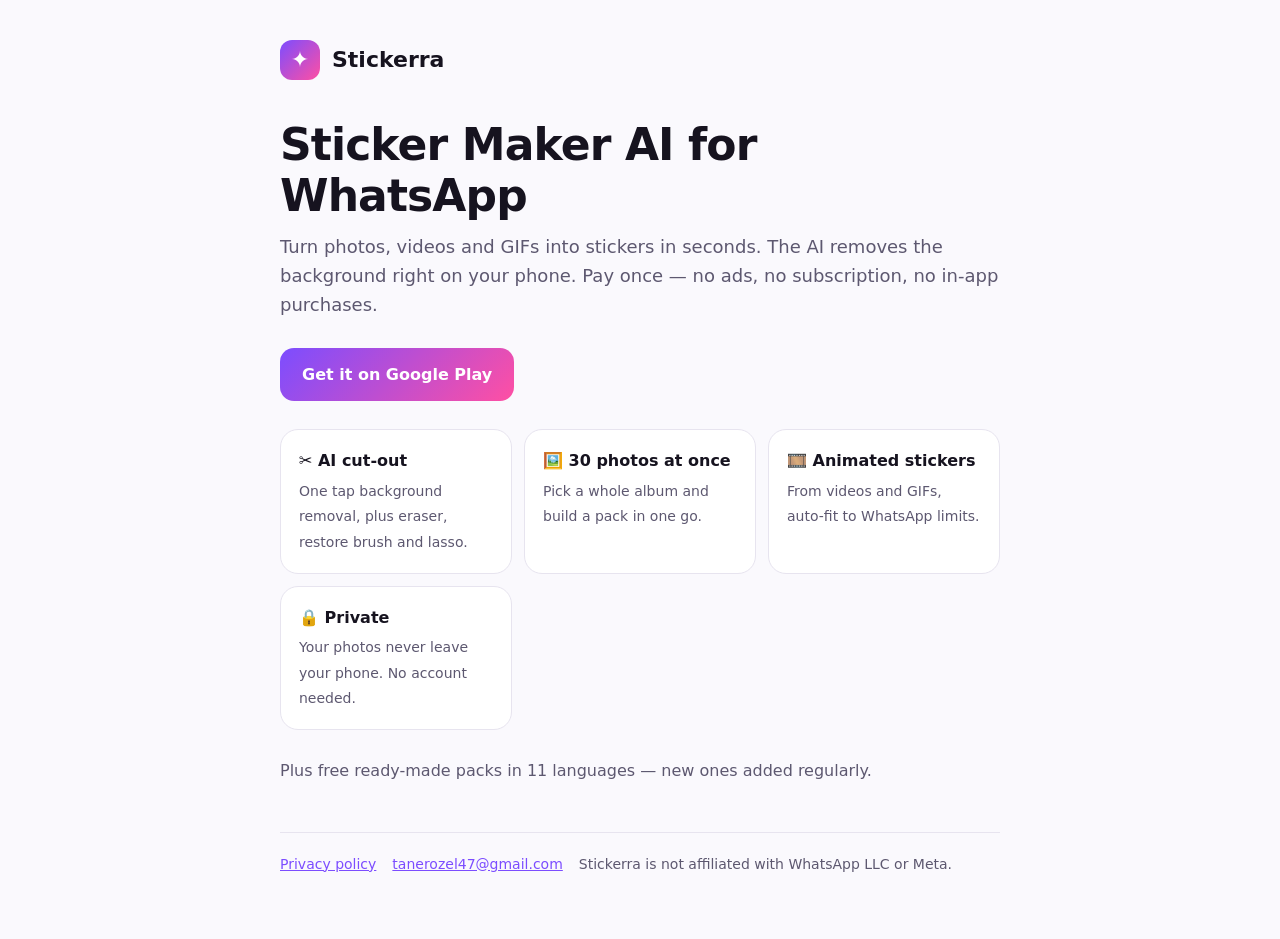
<file: index.html>
<!doctype html>
<html lang="en">
<head>
<meta charset="utf-8"><meta name="viewport" content="width=device-width,initial-scale=1">
<title>Stickerra – AI Sticker Maker for WhatsApp</title>
<meta name="description" content="Make WhatsApp stickers from photos, videos and GIFs. On-device AI background removal. Pay once: no ads, no subscription.">
<link rel="stylesheet" href="style.css">
</head>
<body><div class="wrap">
<a class="brand" href="./"><span class="logo">✦</span>Stickerra</a>
<h1>Sticker Maker AI for WhatsApp</h1>
<p class="lead">Turn photos, videos and GIFs into stickers in seconds. The AI removes the background right on your phone. Pay once — no ads, no subscription, no in-app purchases.</p>
<a class="btn" href="https://play.google.com/store/apps/details?id=com.stickerra.app">Get it on Google Play</a>
<div class="grid">
<div class="card"><b>✂️ AI cut-out</b><span>One tap background removal, plus eraser, restore brush and lasso.</span></div>
<div class="card"><b>🖼️ 30 photos at once</b><span>Pick a whole album and build a pack in one go.</span></div>
<div class="card"><b>🎞️ Animated stickers</b><span>From videos and GIFs, auto-fit to WhatsApp limits.</span></div>
<div class="card"><b>🔒 Private</b><span>Your photos never leave your phone. No account needed.</span></div>
</div>
<p class="muted">Plus free ready-made packs in 11 languages — new ones added regularly.</p>
<footer><a href="privacy/">Privacy policy</a><a href="mailto:tanerozel47@gmail.com">tanerozel47@gmail.com</a><span>Stickerra is not affiliated with WhatsApp LLC or Meta.</span></footer>
</div></body></html>
</file>
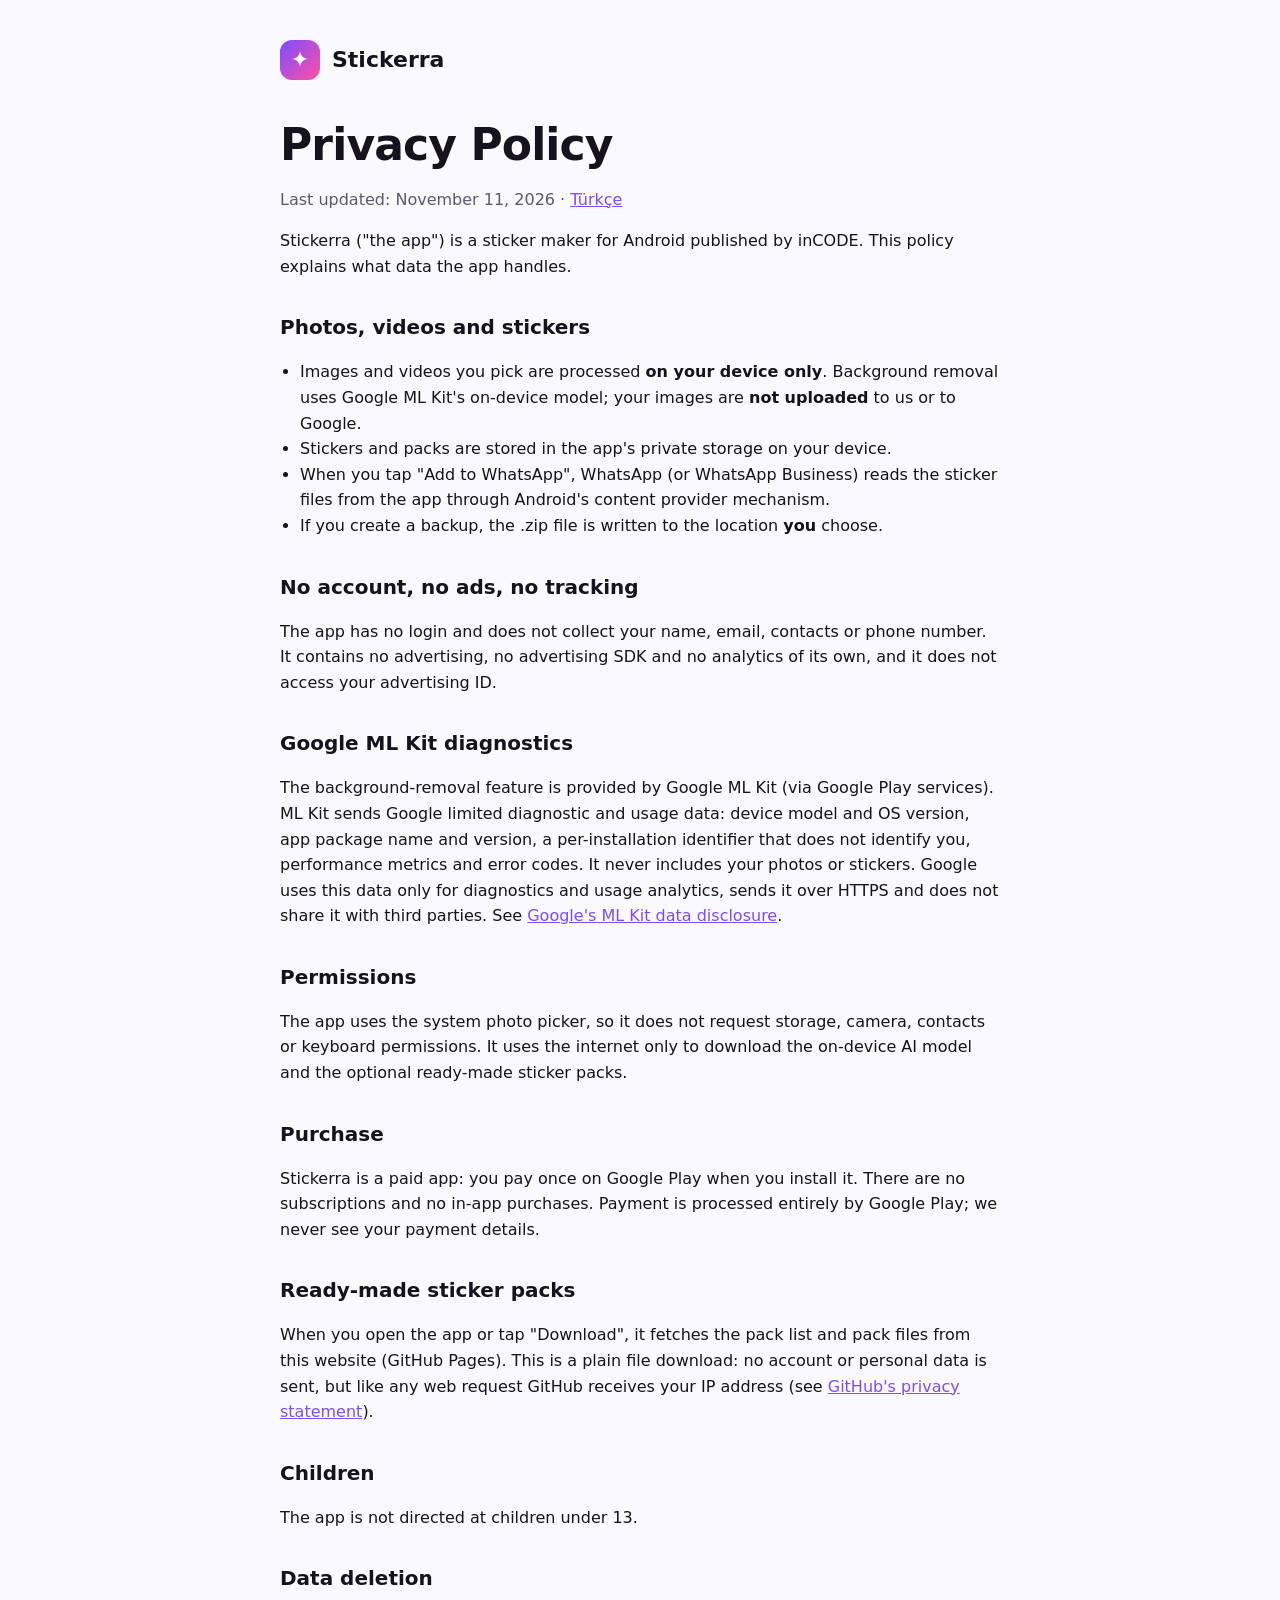
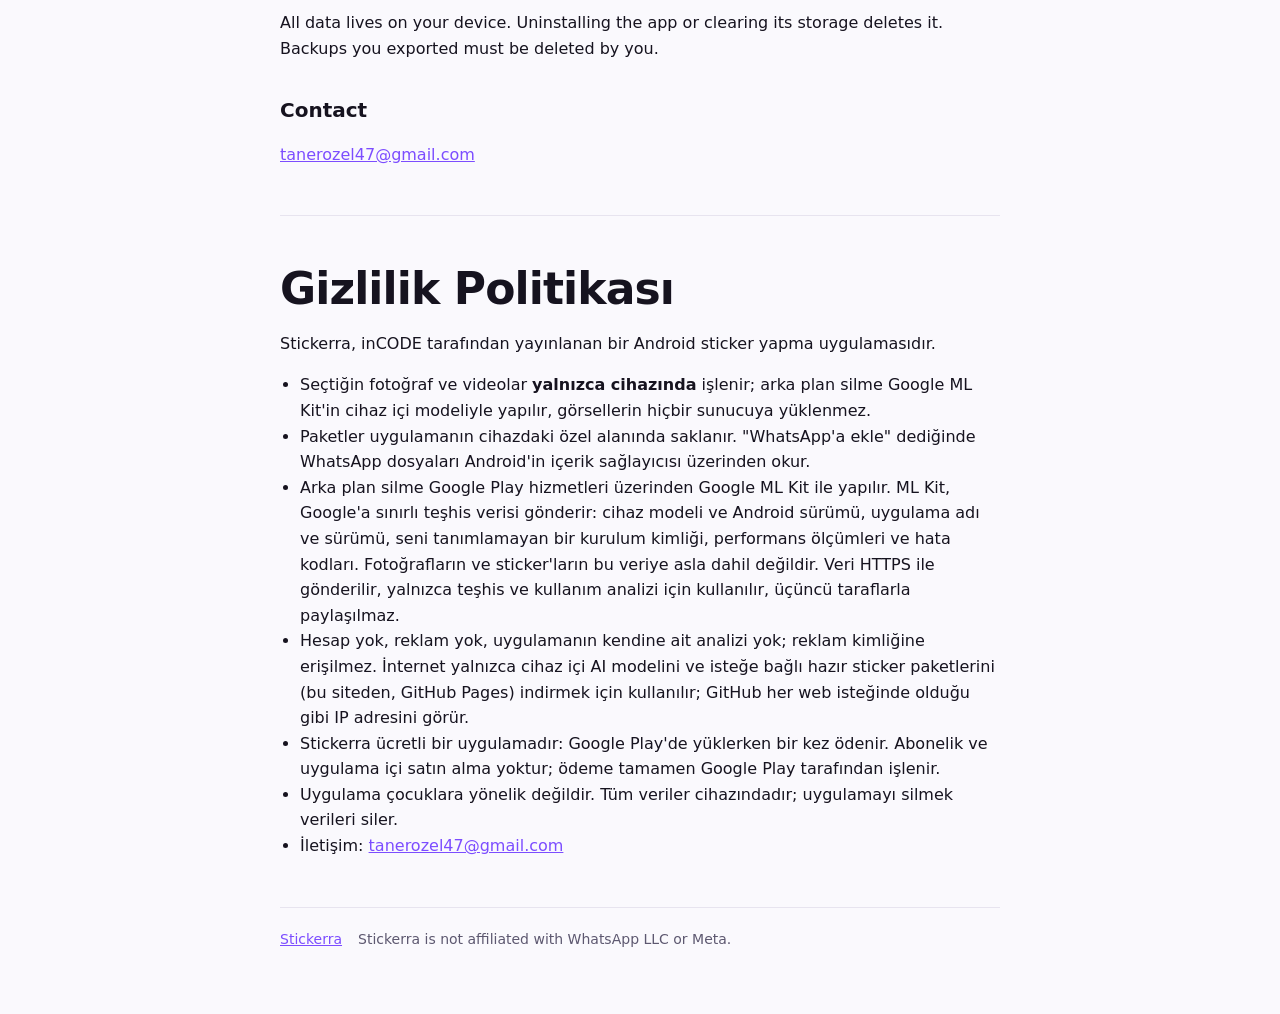
<file: privacy/index.html>
<!doctype html>
<html lang="en">
<head>
<meta charset="utf-8"><meta name="viewport" content="width=device-width,initial-scale=1">
<title>Stickerra – Privacy Policy</title>
<link rel="stylesheet" href="../style.css">
</head>
<body><div class="wrap">
<a class="brand" href="../"><span class="logo">✦</span>Stickerra</a>
<h1>Privacy Policy</h1>
<p class="muted">Last updated: November 11, 2026 · <a href="#tr">Türkçe</a></p>

<p>Stickerra ("the app") is a sticker maker for Android published by inCODE. This policy explains what data the app handles.</p>

<h2>Photos, videos and stickers</h2>
<ul>
<li>Images and videos you pick are processed <b>on your device only</b>. Background removal uses Google ML Kit's on-device model; your images are <b>not uploaded</b> to us or to Google.</li>
<li>Stickers and packs are stored in the app's private storage on your device.</li>
<li>When you tap "Add to WhatsApp", WhatsApp (or WhatsApp Business) reads the sticker files from the app through Android's content provider mechanism.</li>
<li>If you create a backup, the .zip file is written to the location <b>you</b> choose.</li>
</ul>

<h2>No account, no ads, no tracking</h2>
<p>The app has no login and does not collect your name, email, contacts or phone number. It contains no advertising, no advertising SDK and no analytics of its own, and it does not access your advertising ID.</p>
<h2>Google ML Kit diagnostics</h2>
<p>The background-removal feature is provided by Google ML Kit (via Google Play services). ML Kit sends Google limited diagnostic and usage data: device model and OS version, app package name and version, a per-installation identifier that does not identify you, performance metrics and error codes. It never includes your photos or stickers. Google uses this data only for diagnostics and usage analytics, sends it over HTTPS and does not share it with third parties. See <a href="https://developers.google.com/ml-kit/android-data-disclosure">Google's ML Kit data disclosure</a>.</p>

<h2>Permissions</h2>
<p>The app uses the system photo picker, so it does not request storage, camera, contacts or keyboard permissions. It uses the internet only to download the on-device AI model and the optional ready-made sticker packs.</p>

<h2>Purchase</h2>
<p>Stickerra is a paid app: you pay once on Google Play when you install it. There are no subscriptions and no in-app purchases. Payment is processed entirely by Google Play; we never see your payment details.</p>

<h2>Ready-made sticker packs</h2>
<p>When you open the app or tap "Download", it fetches the pack list and pack files from this website (GitHub Pages). This is a plain file download: no account or personal data is sent, but like any web request GitHub receives your IP address (see <a href="https://docs.github.com/site-policy/privacy-policies/github-general-privacy-statement">GitHub's privacy statement</a>).</p>

<h2>Children</h2>
<p>The app is not directed at children under 13.</p>

<h2>Data deletion</h2>
<p>All data lives on your device. Uninstalling the app or clearing its storage deletes it. Backups you exported must be deleted by you.</p>

<h2>Contact</h2>
<p><a href="mailto:tanerozel47@gmail.com">tanerozel47@gmail.com</a></p>

<hr style="border:0;border-top:1px solid var(--line);margin:48px 0" id="tr">
<h1>Gizlilik Politikası</h1>
<p>Stickerra, inCODE tarafından yayınlanan bir Android sticker yapma uygulamasıdır.</p>
<ul>
<li>Seçtiğin fotoğraf ve videolar <b>yalnızca cihazında</b> işlenir; arka plan silme Google ML Kit'in cihaz içi modeliyle yapılır, görsellerin hiçbir sunucuya yüklenmez.</li>
<li>Paketler uygulamanın cihazdaki özel alanında saklanır. "WhatsApp'a ekle" dediğinde WhatsApp dosyaları Android'in içerik sağlayıcısı üzerinden okur.</li>
<li>Arka plan silme Google Play hizmetleri üzerinden Google ML Kit ile yapılır. ML Kit, Google'a sınırlı teşhis verisi gönderir: cihaz modeli ve Android sürümü, uygulama adı ve sürümü, seni tanımlamayan bir kurulum kimliği, performans ölçümleri ve hata kodları. Fotoğrafların ve sticker'ların bu veriye asla dahil değildir. Veri HTTPS ile gönderilir, yalnızca teşhis ve kullanım analizi için kullanılır, üçüncü taraflarla paylaşılmaz.</li>
<li>Hesap yok, reklam yok, uygulamanın kendine ait analizi yok; reklam kimliğine erişilmez. İnternet yalnızca cihaz içi AI modelini ve isteğe bağlı hazır sticker paketlerini (bu siteden, GitHub Pages) indirmek için kullanılır; GitHub her web isteğinde olduğu gibi IP adresini görür.</li>
<li>Stickerra ücretli bir uygulamadır: Google Play'de yüklerken bir kez ödenir. Abonelik ve uygulama içi satın alma yoktur; ödeme tamamen Google Play tarafından işlenir.</li>
<li>Uygulama çocuklara yönelik değildir. Tüm veriler cihazındadır; uygulamayı silmek verileri siler.</li>
<li>İletişim: <a href="mailto:tanerozel47@gmail.com">tanerozel47@gmail.com</a></li>
</ul>
<footer><a href="../">Stickerra</a><span>Stickerra is not affiliated with WhatsApp LLC or Meta.</span></footer>
</div></body></html>
</file>
<file: style.css>
:root{--bg:#0f0d17;--card:#1a1726;--text:#f3f1fa;--muted:#a9a3bf;--brand:#7c4dff;--pink:#ff4fa3;--line:#2a2638}
@media (prefers-color-scheme: light){:root{--bg:#faf9fd;--card:#fff;--text:#16131f;--muted:#5d5870;--line:#e7e4ef}}
*{box-sizing:border-box}
body{margin:0;background:var(--bg);color:var(--text);font:16px/1.6 "Inter",system-ui,-apple-system,"Segoe UI",Roboto,sans-serif}
a{color:var(--brand)}
.wrap{max-width:760px;margin:0 auto;padding:40px 20px 64px}
.brand{display:flex;align-items:center;gap:12px;font-weight:800;font-size:22px;text-decoration:none;color:var(--text)}
.logo{width:40px;height:40px;border-radius:12px;background:linear-gradient(135deg,var(--brand),var(--pink));display:grid;place-items:center;color:#fff;font-size:22px}
h1{font-size:clamp(30px,6vw,44px);line-height:1.15;margin:40px 0 12px;letter-spacing:-.02em}
h2{font-size:20px;margin:32px 0 8px}
.lead{color:var(--muted);font-size:18px;margin:0 0 28px}
.grid{display:grid;grid-template-columns:repeat(auto-fit,minmax(210px,1fr));gap:12px;margin:28px 0}
.card{background:var(--card);border:1px solid var(--line);border-radius:18px;padding:18px}
.card b{display:block;margin-bottom:4px}
.card span{color:var(--muted);font-size:14px}
.btn{display:inline-block;background:linear-gradient(135deg,var(--brand),var(--pink));color:#fff;text-decoration:none;font-weight:700;padding:14px 22px;border-radius:14px}
footer{margin-top:48px;padding-top:20px;border-top:1px solid var(--line);color:var(--muted);font-size:14px;display:flex;gap:16px;flex-wrap:wrap}
.muted{color:var(--muted)}
ul{padding-left:20px}
</file>
